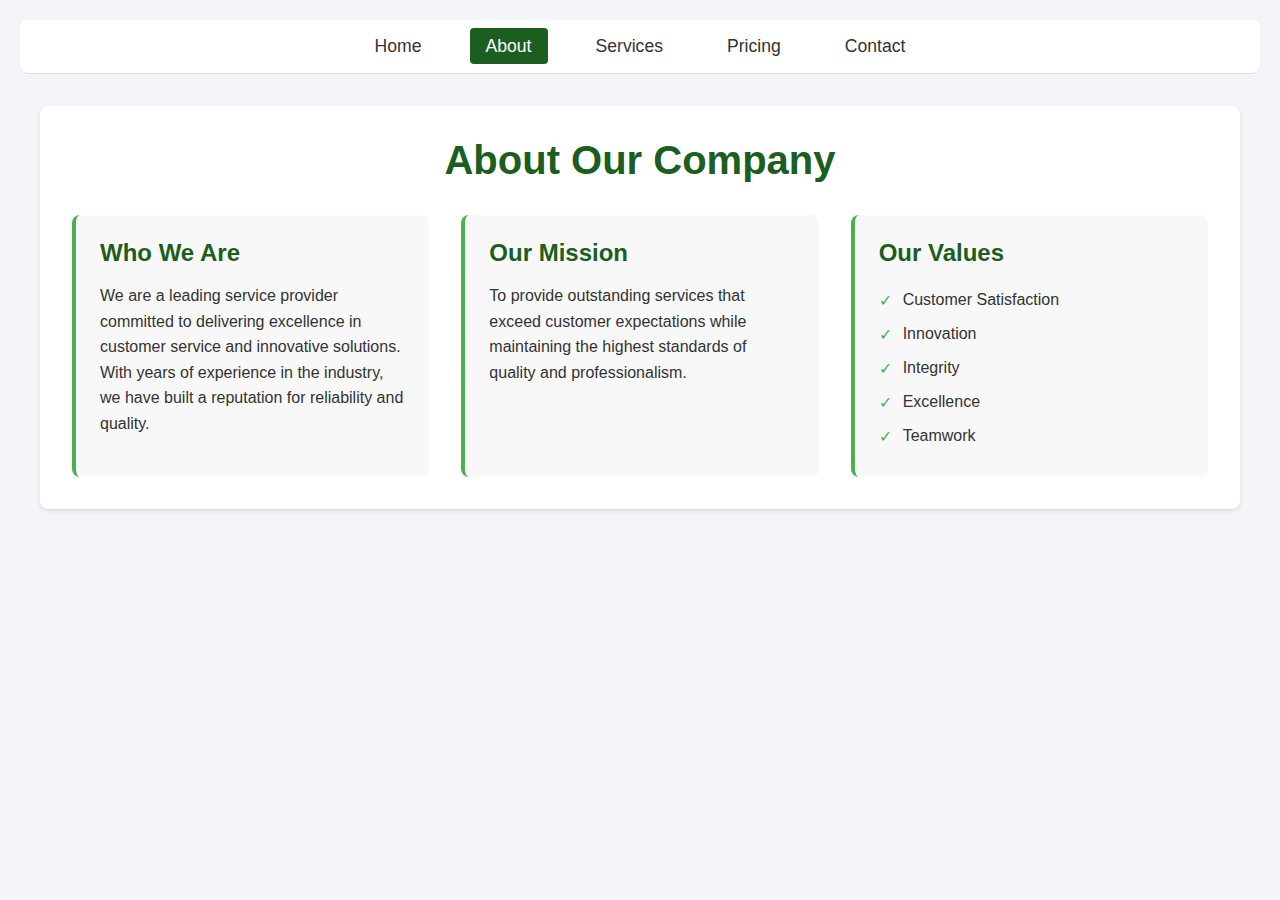
<file: about.html>
<!DOCTYPE html>
<html lang="en">
<head>
    <meta charset="UTF-8">
    <meta name="viewport" content="width=device-width, initial-scale=1.0">
    <title>About Us - Services Dashboard</title>
    <link rel="stylesheet" href="styles.css">
</head>
<body>
    <nav class="navigation">
        <ul>
            <li><a href="index.html">Home</a></li>
            <li><a href="about.html" class="active">About</a></li>
            <li><a href="services.html">Services</a></li>
            <li><a href="pricing.html">Pricing</a></li>
            <li><a href="contact.html">Contact</a></li>
        </ul>
    </nav>

    <div class="content-container">
        <h1>About Our Company</h1>
        <div class="about-content">
            <section class="about-section">
                <h2>Who We Are</h2>
                <p>We are a leading service provider committed to delivering excellence in customer service and innovative solutions. With years of experience in the industry, we have built a reputation for reliability and quality.</p>
            </section>

            <section class="about-section">
                <h2>Our Mission</h2>
                <p>To provide outstanding services that exceed customer expectations while maintaining the highest standards of quality and professionalism.</p>
            </section>

            <section class="about-section">
                <h2>Our Values</h2>
                <ul>
                    <li>Customer Satisfaction</li>
                    <li>Innovation</li>
                    <li>Integrity</li>
                    <li>Excellence</li>
                    <li>Teamwork</li>
                </ul>
            </section>
        </div>
    </div>
</body>
</html>
</file>
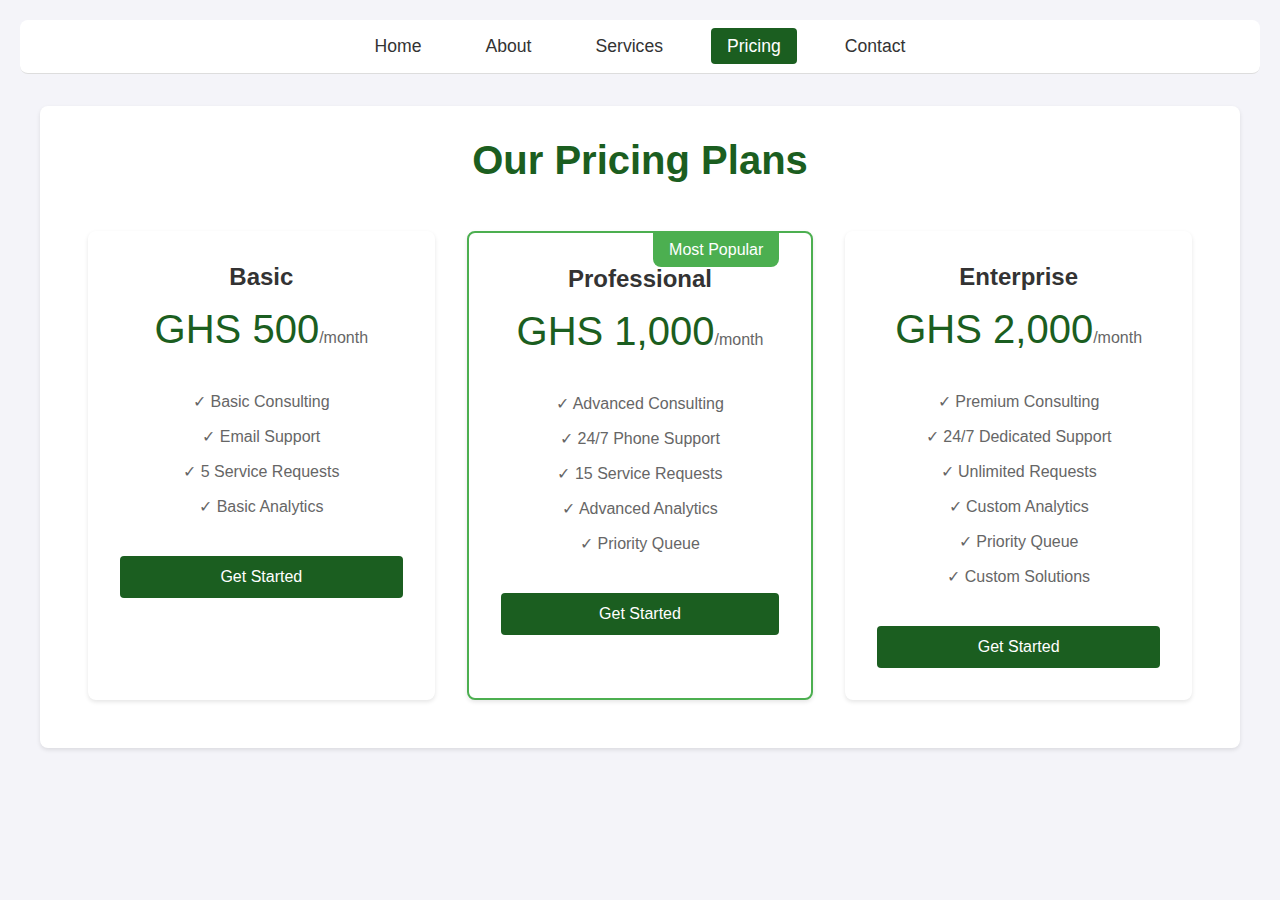
<file: pricing.html>
<!DOCTYPE html>
<html lang="en">
<head>
    <meta charset="UTF-8">
    <meta name="viewport" content="width=device-width, initial-scale=1.0">
    <title>Pricing - Services Dashboard</title>
    <link rel="stylesheet" href="styles.css">
</head>
<body>
    <nav class="navigation">
        <ul>
            <li><a href="index.html">Home</a></li>
            <li><a href="about.html">About</a></li>
            <li><a href="services.html">Services</a></li>
            <li><a href="pricing.html" class="active">Pricing</a></li>
            <li><a href="contact.html">Contact</a></li>
        </ul>
    </nav>

    <div class="content-container">
        <h1>Our Pricing Plans</h1>
        <div class="pricing-container">
            <div class="pricing-card">
                <h2>Basic</h2>
                <div class="price">GHS 500<span>/month</span></div>
                <ul class="features-list">
                    <li>✓ Basic Consulting</li>
                    <li>✓ Email Support</li>
                    <li>✓ 5 Service Requests</li>
                    <li>✓ Basic Analytics</li>
                </ul>
                <button class="submit-btn">Get Started</button>
            </div>

            <div class="pricing-card popular">
                <div class="popular-badge">Most Popular</div>
                <h2>Professional</h2>
                <div class="price">GHS 1,000<span>/month</span></div>
                <ul class="features-list">
                    <li>✓ Advanced Consulting</li>
                    <li>✓ 24/7 Phone Support</li>
                    <li>✓ 15 Service Requests</li>
                    <li>✓ Advanced Analytics</li>
                    <li>✓ Priority Queue</li>
                </ul>
                <button class="submit-btn">Get Started</button>
            </div>

            <div class="pricing-card">
                <h2>Enterprise</h2>
                <div class="price">GHS 2,000<span>/month</span></div>
                <ul class="features-list">
                    <li>✓ Premium Consulting</li>
                    <li>✓ 24/7 Dedicated Support</li>
                    <li>✓ Unlimited Requests</li>
                    <li>✓ Custom Analytics</li>
                    <li>✓ Priority Queue</li>
                    <li>✓ Custom Solutions</li>
                </ul>
                <button class="submit-btn">Get Started</button>
            </div>
        </div>
    </div>
</body>
</html>
</file>
<file: styles.css>
* {
    margin: 0;
    padding: 0;
    box-sizing: border-box;
    font-family: Arial, sans-serif;
}

body {
    font-family: Arial, sans-serif;
    background-color: #f4f4f9;
    margin: 0;
    padding: 20px;
    min-height: 100vh;
    transition: background-color 0.3s ease, color 0.3s ease;
}

/* Navigation Styles */
.navigation {
    background-color: #1b5e20;
    padding: 1rem;
    margin-bottom: 2rem;
    border-radius: 8px;
    background-color: var(--card-bg);
    border-bottom: 1px solid var(--border-color);
}

.navigation ul {
    list-style: none;
    display: flex;
    justify-content: center;
    gap: 2rem;
}

.navigation a {
    color: white;
    text-decoration: none;
    font-size: 1.1rem;
    padding: 0.5rem 1rem;
    border-radius: 4px;
    transition: all 0.3s ease;
    color: var(--text-color);
}

.navigation a:hover, .navigation a.active {
    background-color: #4caf50;
    transform: translateY(-2px);
    background-color: var(--primary-color);
    color: white;
}

/* Navigation Menu */
.nav-menu {
    background-color: #1b5e20;
    padding: 15px 0;
    margin-bottom: 20px;
    box-shadow: 0 2px 5px rgba(0, 0, 0, 0.1);
    width: 100%;
}

.nav-menu ul {
    list-style: none;
    margin: 0;
    padding: 0;
    display: flex;
    justify-content: center;
    gap: 30px;
}

.nav-menu li {
    margin: 0;
    padding: 0;
}

.nav-menu a {
    color: white;
    text-decoration: none;
    font-size: 16px;
    font-weight: 500;
    padding: 8px 15px;
    border-radius: 4px;
    transition: all 0.3s ease;
}

.nav-menu a:hover,
.nav-menu a.active {
    background-color: #4caf50;
    transform: translateY(-2px);
}

/* Stats Cards Styles */
.stats-container {
    display: grid;
    grid-template-columns: repeat(auto-fit, minmax(200px, 1fr));
    gap: 1.5rem;
    margin-bottom: 2rem;
}

.stat-card {
    background-color: white;
    padding: 1.5rem;
    border-radius: 8px;
    box-shadow: 0 2px 4px rgba(0, 0, 0, 0.1);
    text-align: center;
    transition: all 0.3s ease;
    border-top: 4px solid #4caf50;
    cursor: pointer;
}

.stat-card:hover {
    transform: translateY(-5px);
    box-shadow: 0 4px 8px rgba(0, 0, 0, 0.2);
}

.stat-card h3 {
    color: #000;
    margin-bottom: 0.5rem;
    font-size: 1.2rem;
}

.stat-card p {
    color: #1b5e20;
    font-size: 1.5rem;
    font-weight: bold;
}

/* Table Styles */
.table-container {
    background-color: white;
    border-radius: 8px;
    box-shadow: 0 2px 4px rgba(0, 0, 0, 0.1);
    overflow: hidden;
    padding: 1rem;
}

.table-actions {
    display: flex;
    gap: 10px;
}

.action-btn {
    background-color: #1b5e20;
    color: white;
    border: none;
    padding: 10px 15px;
    border-radius: 4px;
    cursor: pointer;
    display: flex;
    align-items: center;
    gap: 5px;
    transition: background-color 0.3s;
}

.action-btn:hover {
    background-color: #2e7d32;
}

.action-btn i {
    font-size: 14px;
}

/* Table Info */
.table-info {
    margin-bottom: 15px;
    color: #666;
    font-size: 14px;
}

/* Date Filter */
#dateFilter {
    padding: 10px;
    border: 1px solid #ddd;
    border-radius: 4px;
    font-size: 14px;
}

/* Sort Icons */
.fa-sort {
    margin-left: 5px;
    opacity: 0.5;
}

th:hover .fa-sort {
    opacity: 1;
}

/* Print Styles */
@media print {
    body * {
        visibility: hidden;
    }
    .table-wrapper, .table-wrapper * {
        visibility: visible;
    }
    .table-wrapper {
        position: absolute;
        left: 0;
        top: 0;
    }
    .table-controls, .table-actions {
        display: none;
    }
}

#searchInput, #statusFilter {
    padding: 0.5rem;
    border: 1px solid #ddd;
    border-radius: 4px;
    font-size: 1rem;
}

#searchInput {
    flex: 1;
}

#statusFilter {
    min-width: 150px;
}

table {
    width: 100%;
    border-collapse: collapse;
}

th, td {
    padding: 1rem;
    text-align: left;
    border-bottom: 1px solid #e0e0e0;
}

th {
    background-color: #1b5e20;
    font-weight: bold;
    color: white;
    cursor: pointer;
    transition: background-color 0.3s;
}

th:hover {
    background-color: #2e7d32;
}

tr:hover {
    background-color: #f0fff0;
}

/* Responsive Design */
@media (max-width: 768px) {
    .navigation ul {
        flex-direction: column;
        align-items: center;
        gap: 1rem;
    }

    .stats-container {
        grid-template-columns: 1fr;
    }

    .table-container {
        overflow-x: auto;
    }

    .table-actions {
        flex-direction: column;
    }

    #searchInput, #statusFilter {
        width: 100%;
    }

    .nav-menu ul {
        flex-direction: column;
        align-items: center;
        gap: 10px;
    }
    
    .nav-menu {
        padding: 10px 0;
    }
}

/* Content Styles */
.content-container {
    background-color: white;
    border-radius: 8px;
    box-shadow: 0 2px 4px rgba(0, 0, 0, 0.1);
    padding: 2rem;
    margin: 0 auto;
    max-width: 1200px;
}

.content-container h1 {
    color: #1b5e20;
    margin-bottom: 2rem;
    text-align: center;
    font-size: 2.5rem;
}

.about-content {
    display: grid;
    gap: 2rem;
    grid-template-columns: repeat(auto-fit, minmax(300px, 1fr));
}

.about-section {
    padding: 1.5rem;
    background-color: #f8f8f8;
    border-radius: 8px;
    border-left: 4px solid #4caf50;
}

.about-section h2 {
    color: #1b5e20;
    margin-bottom: 1rem;
    font-size: 1.5rem;
}

.about-section p {
    color: #333;
    line-height: 1.6;
}

.about-section ul {
    list-style: none;
    padding-left: 0;
}

.about-section ul li {
    padding: 0.5rem 0;
    color: #333;
    position: relative;
    padding-left: 1.5rem;
}

.about-section ul li:before {
    content: "✓";
    color: #4caf50;
    position: absolute;
    left: 0;
}

/* Contact Form Styles */
.contact-form {
    max-width: 600px;
    margin: 0 auto;
}

.form-group {
    margin-bottom: 1.5rem;
}

.form-group label {
    display: block;
    margin-bottom: 0.5rem;
    color: #333;
    font-weight: bold;
}

.form-group input,
.form-group textarea,
.form-group select {
    width: 100%;
    padding: 0.8rem;
    border: 1px solid #ddd;
    border-radius: 4px;
    font-size: 1rem;
}

.form-group textarea {
    min-height: 150px;
    resize: vertical;
}

.submit-btn {
    background-color: #1b5e20;
    color: white;
    padding: 1rem 2rem;
    border: none;
    border-radius: 4px;
    cursor: pointer;
    font-size: 1rem;
    transition: background-color 0.3s;
}

.submit-btn:hover {
    background-color: #2e7d32;
}

/* Services Grid */
.services-grid {
    display: grid;
    grid-template-columns: repeat(auto-fit, minmax(250px, 1fr));
    gap: 2rem;
    padding: 1rem;
}

.service-card {
    background-color: white;
    border-radius: 8px;
    box-shadow: 0 2px 4px rgba(0, 0, 0, 0.1);
    overflow: hidden;
    transition: transform 0.3s;
}

.service-card:hover {
    transform: translateY(-5px);
}

.service-card img {
    width: 100%;
    height: 200px;
    object-fit: cover;
}

.service-content {
    padding: 1.5rem;
}

.service-content h3 {
    color: #1b5e20;
    margin-bottom: 1rem;
}

.service-content p {
    color: #666;
    margin-bottom: 1rem;
}

.service-btn {
    display: inline-block;
    padding: 0.5rem 1rem;
    background-color: #1b5e20;
    color: white;
    text-decoration: none;
    border-radius: 4px;
    transition: background-color 0.3s;
}

.service-btn:hover {
    background-color: #2e7d32;
}

/* Pricing Table */
.pricing-container {
    display: grid;
    grid-template-columns: repeat(auto-fit, minmax(280px, 1fr));
    gap: 2rem;
    padding: 1rem;
}

.pricing-card {
    background-color: white;
    border-radius: 8px;
    box-shadow: 0 2px 4px rgba(0, 0, 0, 0.1);
    padding: 2rem;
    text-align: center;
    transition: transform 0.3s;
}

.pricing-card:hover {
    transform: translateY(-5px);
}

.pricing-card.popular {
    border: 2px solid #4caf50;
    position: relative;
}

.popular-badge {
    position: absolute;
    top: 0;
    right: 2rem;
    background-color: #4caf50;
    color: white;
    padding: 0.5rem 1rem;
    border-radius: 0 0 8px 8px;
}

.price {
    font-size: 2.5rem;
    color: #1b5e20;
    margin: 1rem 0;
}

.price span {
    font-size: 1rem;
    color: #666;
}

.features-list {
    list-style: none;
    padding: 0;
    margin: 2rem 0;
}

.features-list li {
    padding: 0.5rem 0;
    color: #666;
}

/* Dashboard Container */
.dashboard-container {
    max-width: 1200px;
    margin: 0 auto;
    padding: 20px;
}

/* Container for Tiles*/
.tile-container {
    display: grid;
    grid-template-columns: repeat(auto-fit, minmax(240px, 1fr));
    gap: 20px;
    margin-bottom: 40px;
    padding: 0 20px;
}

/* Individual Tile Styling*/
.tile {
    background-color: #ffffff;
    min-height: 160px;
    padding: 20px;
    border-radius: 8px;
    box-shadow: 0 4px 8px rgba(0, 0, 0, 0.1);
    display: flex;
    flex-direction: column;
    justify-content: center;
    align-items: center;
    text-align: center;
    transition: transform 0.3s ease, box-shadow 0.3s ease;
    background-color: var(--card-bg);
    color: var(--text-color);
    box-shadow: 0 4px 8px var(--shadow-color);
}

/* Tile Hover Effect*/
.tile:hover {
    transform: translateY(-5px);
    box-shadow: 0 8px 16px rgba(0, 0, 0, 0.2);
}

/* Tile Heading Styling*/
.tile h2 {
    font-size: 18px;
    color: #1b5e20;
    margin-bottom: 15px;
    font-weight: 600;
    color: var(--text-color);
}

/* Tile Text Styling*/
.tile p {
    font-size: 24px;
    color: #333;
    font-weight: bold;
}

/* Responsive Design*/
@media (max-width: 768px) {
    .tile-container {
        grid-template-columns: 1fr;
        padding: 0 10px;
    }

    .tile {
        min-height: 140px;
    }
}

/* Table Wrapper */
.table-wrapper {
    background-color: white;
    padding: 20px;
    border-radius: 8px;
    box-shadow: 0 4px 8px rgba(0, 0, 0, 0.1);
    overflow-x: auto;
    background-color: var(--card-bg);
    box-shadow: 0 4px 8px var(--shadow-color);
}

/* Table Controls */
.table-controls {
    display: flex;
    gap: 15px;
    margin-bottom: 20px;
}

#searchInput {
    flex: 1;
    padding: 10px;
    border: 1px solid #ddd;
    border-radius: 4px;
    font-size: 14px;
}

#statusFilter {
    padding: 10px;
    border: 1px solid #ddd;
    border-radius: 4px;
    font-size: 14px;
    min-width: 150px;
}

/* General table styling*/
table {
    width: 100%;
    margin: 0 auto;
    border-collapse: collapse;
}

/* Table header styling*/
th {
    background-color: #4CAF50;
    color: white;
    padding: 12px;
    text-align: left;
    font-size: 16px;
    cursor: pointer;
    transition: background-color 0.3s;
}

th:hover {
    background-color: #45a049;
}

/* Table cell styling*/
td {
    padding: 12px;
    text-align: left;
    border-bottom: 1px solid #ddd;
    font-size: 14px;
}

/* Status Badge Styling */
.status-badge {
    padding: 5px 10px;
    border-radius: 15px;
    font-size: 12px;
    font-weight: bold;
    text-transform: uppercase;
}

.status-badge.paid {
    background-color: #4CAF50;
    color: white;
}

.status-badge.pending {
    background-color: #ff9800;
    color: white;
}

/* Hover effect for rows*/
tr:hover {
    background-color: #f1f1f1;
}

/* Responsive Design*/
@media (max-width: 768px) {
    .tile-container {
        flex-direction: column;
        align-items: center;
    }

    .tile {
        width: 100%;
        max-width: 300px;
    }

    .table-wrapper {
        padding: 10px;
    }

    .table-controls {
        flex-direction: column;
    }

    #searchInput, #statusFilter {
        width: 100%;
    }

    th, td {
        padding: 8px;
        font-size: 12px;
    }
}

/* Dark Mode Variables */
:root {
    --bg-color: #f4f4f9;
    --text-color: #333;
    --card-bg: #ffffff;
    --border-color: #ddd;
    --hover-bg: #f0fff0;
    --primary-color: #1b5e20;
    --secondary-color: #4CAF50;
    --shadow-color: rgba(0, 0, 0, 0.1);
    --table-hover: #f5f5f5;
    --chart-bg: #ffffff;
    --input-bg: #ffffff;
    --input-text: #333;
    --input-border: #ddd;
    --modal-bg: #ffffff;
    --status-paid: #4CAF50;
    --status-pending: #ff9800;
    --header-bg: #4CAF50;
    --header-text: #ffffff;
}

[data-theme="dark"] {
    --bg-color: #1a1a1a;
    --text-color: #ffffff;
    --card-bg: #2d2d2d;
    --border-color: #404040;
    --hover-bg: #3d3d3d;
    --primary-color: #4CAF50;
    --secondary-color: #66bb6a;
    --shadow-color: rgba(0, 0, 0, 0.3);
    --table-hover: #363636;
    --chart-bg: #2d2d2d;
    --input-bg: #363636;
    --input-text: #ffffff;
    --input-border: #404040;
    --modal-bg: #2d2d2d;
    --status-paid: #66bb6a;
    --status-pending: #ffa726;
    --header-bg: #1b5e20;
    --header-text: #ffffff;
}

/* Apply Theme Colors */
body {
    background-color: var(--bg-color);
    color: var(--text-color);
    transition: background-color 0.3s ease, color 0.3s ease;
}

.tile, .table-wrapper, .chart-container, .modal-content {
    background-color: var(--card-bg);
    border: 1px solid var(--border-color);
    color: var(--text-color);
    transition: background-color 0.3s ease, border-color 0.3s ease;
}

/* Input Styles */
input, select, textarea {
    background-color: var(--input-bg);
    color: var(--input-text);
    border: 1px solid var(--input-border);
    transition: background-color 0.3s ease, border-color 0.3s ease;
}

input:focus, select:focus, textarea:focus {
    border-color: var(--primary-color);
    outline: none;
}

/* Table Styles */
th {
    background-color: var(--header-bg);
    color: var(--header-text);
}

tr:hover {
    background-color: var(--hover-bg);
}

/* Status Badge Colors */
.status-badge.paid {
    background-color: var(--status-paid);
}

.status-badge.pending {
    background-color: var(--status-pending);
}

/* Modal Styles */
.modal-content {
    background-color: var(--modal-bg);
}

.close {
    color: var(--text-color);
}

/* Theme Toggle Button */
.theme-toggle {
    background: none;
    border: none;
    color: var(--text-color);
    cursor: pointer;
    padding: 8px;
    border-radius: 50%;
    transition: background-color 0.3s ease;
}

.theme-toggle:hover {
    background-color: var(--hover-bg);
}

/* Radio Button Styles */
.radio-label {
    color: var(--text-color);
}

/* Utility Bar */
.utility-bar {
    display: flex;
    justify-content: space-between;
    align-items: center;
    padding: 10px 20px;
    background-color: var(--card-bg);
    margin-bottom: 20px;
    border-radius: 8px;
    box-shadow: 0 2px 4px rgba(0, 0, 0, 0.1);
    color: var(--text-color);
}

.clock-display {
    display: flex;
    align-items: center;
    gap: 10px;
    font-size: 14px;
    color: var(--text-color);
}

/* Quick Actions */
.quick-actions {
    display: flex;
    gap: 15px;
    margin-bottom: 30px;
    flex-wrap: wrap;
}

.quick-action-btn {
    background-color: var(--card-bg);
    color: var(--text-color);
    border: 1px solid var(--border-color);
    padding: 12px 20px;
    border-radius: 8px;
    cursor: pointer;
    display: flex;
    align-items: center;
    gap: 8px;
    transition: all 0.3s ease;
}

.quick-action-btn:hover {
    background-color: var(--primary-color);
    color: white;
    transform: translateY(-2px);
}

/* Chart Container */
.chart-container {
    padding: 20px;
    border-radius: 8px;
    margin-bottom: 30px;
    box-shadow: 0 4px 8px rgba(0, 0, 0, 0.1);
    background-color: var(--chart-bg);
}

/* Pagination */
.pagination {
    display: flex;
    justify-content: center;
    align-items: center;
    gap: 10px;
    margin-top: 20px;
    padding-top: 20px;
    border-top: 1px solid var(--border-color);
}

.pagination-btn {
    background-color: var(--card-bg);
    color: var(--text-color);
    border: 1px solid var(--border-color);
    padding: 8px 15px;
    border-radius: 4px;
    cursor: pointer;
    display: flex;
    align-items: center;
    gap: 5px;
    transition: all 0.3s ease;
}

.pagination-btn:hover:not(:disabled) {
    background-color: var(--primary-color);
    color: white;
}

.pagination-btn:disabled {
    opacity: 0.5;
    cursor: not-allowed;
}

.page-numbers {
    display: flex;
    gap: 5px;
}

.page-number {
    background-color: var(--card-bg);
    color: var(--text-color);
    border: 1px solid var(--border-color);
    padding: 8px 12px;
    border-radius: 4px;
    cursor: pointer;
    transition: all 0.3s ease;
}

.page-number.active {
    background-color: var(--primary-color);
    color: white;
    border-color: var(--primary-color);
}

.page-number:hover:not(.active) {
    background-color: var(--hover-bg);
}

/* Responsive Design */
@media (max-width: 768px) {
    .quick-actions {
        flex-direction: column;
    }

    .quick-action-btn {
        width: 100%;
    }

    .pagination {
        flex-direction: column;
        gap: 15px;
    }

    .page-numbers {
        flex-wrap: wrap;
        justify-content: center;
    }
}

/* Modal Styles */
.modal {
    display: none;
    position: fixed;
    top: 0;
    left: 0;
    width: 100%;
    height: 100%;
    background-color: rgba(0, 0, 0, 0.5);
    z-index: 1000;
}

.modal-content {
    background-color: var(--modal-bg);
    margin: 5% auto;
    padding: 20px;
    border-radius: 8px;
    width: 90%;
    max-width: 600px;
    position: relative;
    box-shadow: 0 4px 8px rgba(0, 0, 0, 0.2);
    color: var(--text-color);
}

.modal-header {
    display: flex;
    justify-content: space-between;
    align-items: center;
    margin-bottom: 20px;
    padding-bottom: 10px;
    border-bottom: 1px solid var(--border-color);
}

.modal-header h2 {
    color: var(--text-color);
    margin: 0;
}

.close {
    color: var(--text-color);
    font-size: 28px;
    font-weight: bold;
    cursor: pointer;
}

.close:hover {
    color: var(--primary-color);
}

/* Form Styles */
.form-group {
    margin-bottom: 20px;
}

.form-group label {
    display: block;
    margin-bottom: 8px;
    color: var(--text-color);
}

.form-group input,
.form-group select {
    width: 100%;
    padding: 10px;
    border: 1px solid var(--border-color);
    border-radius: 4px;
    background-color: var(--card-bg);
    color: var(--text-color);
}

.form-group input:focus,
.form-group select:focus {
    outline: none;
    border-color: var(--primary-color);
}

/* Theme Options */
.theme-options {
    display: flex;
    gap: 20px;
}

.radio-label {
    display: flex;
    align-items: center;
    gap: 8px;
    color: var(--text-color);
    cursor: pointer;
}

/* Analytics Container */
.analytics-container {
    padding: 20px;
}

.analytics-summary {
    display: grid;
    grid-template-columns: repeat(auto-fit, minmax(200px, 1fr));
    gap: 20px;
    margin-top: 30px;
}

.summary-item {
    background-color: var(--card-bg);
    padding: 15px;
    border-radius: 8px;
    border: 1px solid var(--border-color);
    text-align: center;
}

.summary-item h3 {
    color: var(--text-color);
    font-size: 16px;
    margin-bottom: 10px;
}

.summary-item p {
    color: var(--primary-color);
    font-size: 24px;
    font-weight: bold;
}

/* Notification */
.notification {
    display: none;
    position: fixed;
    top: 20px;
    right: 20px;
    padding: 15px 20px;
    border-radius: 4px;
    background-color: var(--card-bg);
    box-shadow: 0 4px 8px rgba(0, 0, 0, 0.1);
    z-index: 1001;
    align-items: center;
    gap: 10px;
    animation: slideIn 0.3s ease-out;
}

.notification.success {
    border-left: 4px solid #4CAF50;
}

.notification.error {
    border-left: 4px solid #f44336;
}

.notification-close {
    background: none;
    border: none;
    color: var(--text-color);
    cursor: pointer;
    font-size: 20px;
    padding: 0 5px;
}

@keyframes slideIn {
    from {
        transform: translateX(100%);
        opacity: 0;
    }
    to {
        transform: translateX(0);
        opacity: 1;
    }
}

/* Submit Button */
.submit-btn {
    background-color: var(--primary-color);
    color: white;
    border: none;
    padding: 12px 20px;
    border-radius: 4px;
    cursor: pointer;
    font-size: 16px;
    transition: background-color 0.3s;
    width: 100%;
}

.submit-btn:hover {
    background-color: var(--secondary-color);
}

/* Responsive Design */
@media (max-width: 768px) {
    .modal-content {
        margin: 10% auto;
        width: 95%;
    }

    .theme-options {
        flex-direction: column;
        gap: 10px;
    }

    .analytics-summary {
        grid-template-columns: 1fr;
    }

    .notification {
        width: 90%;
        left: 50%;
        transform: translateX(-50%);
    }
}
</file>
